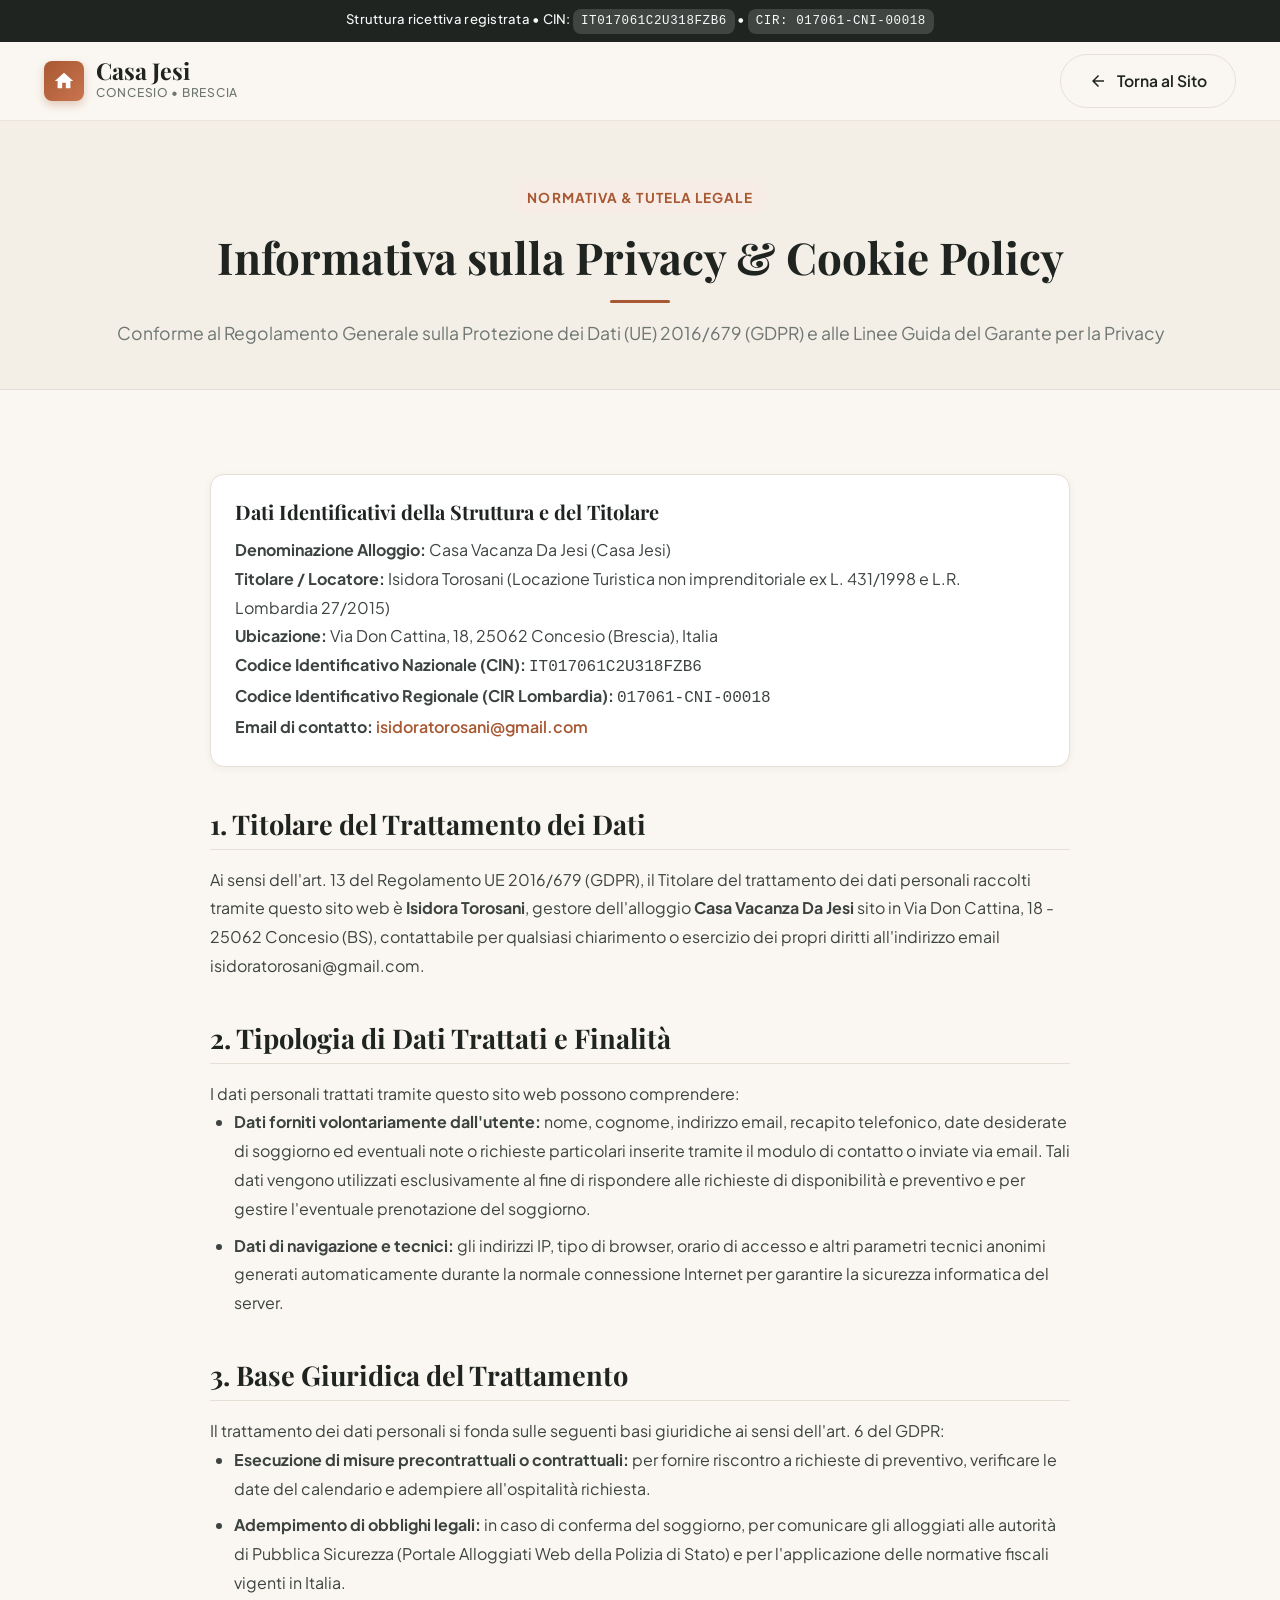
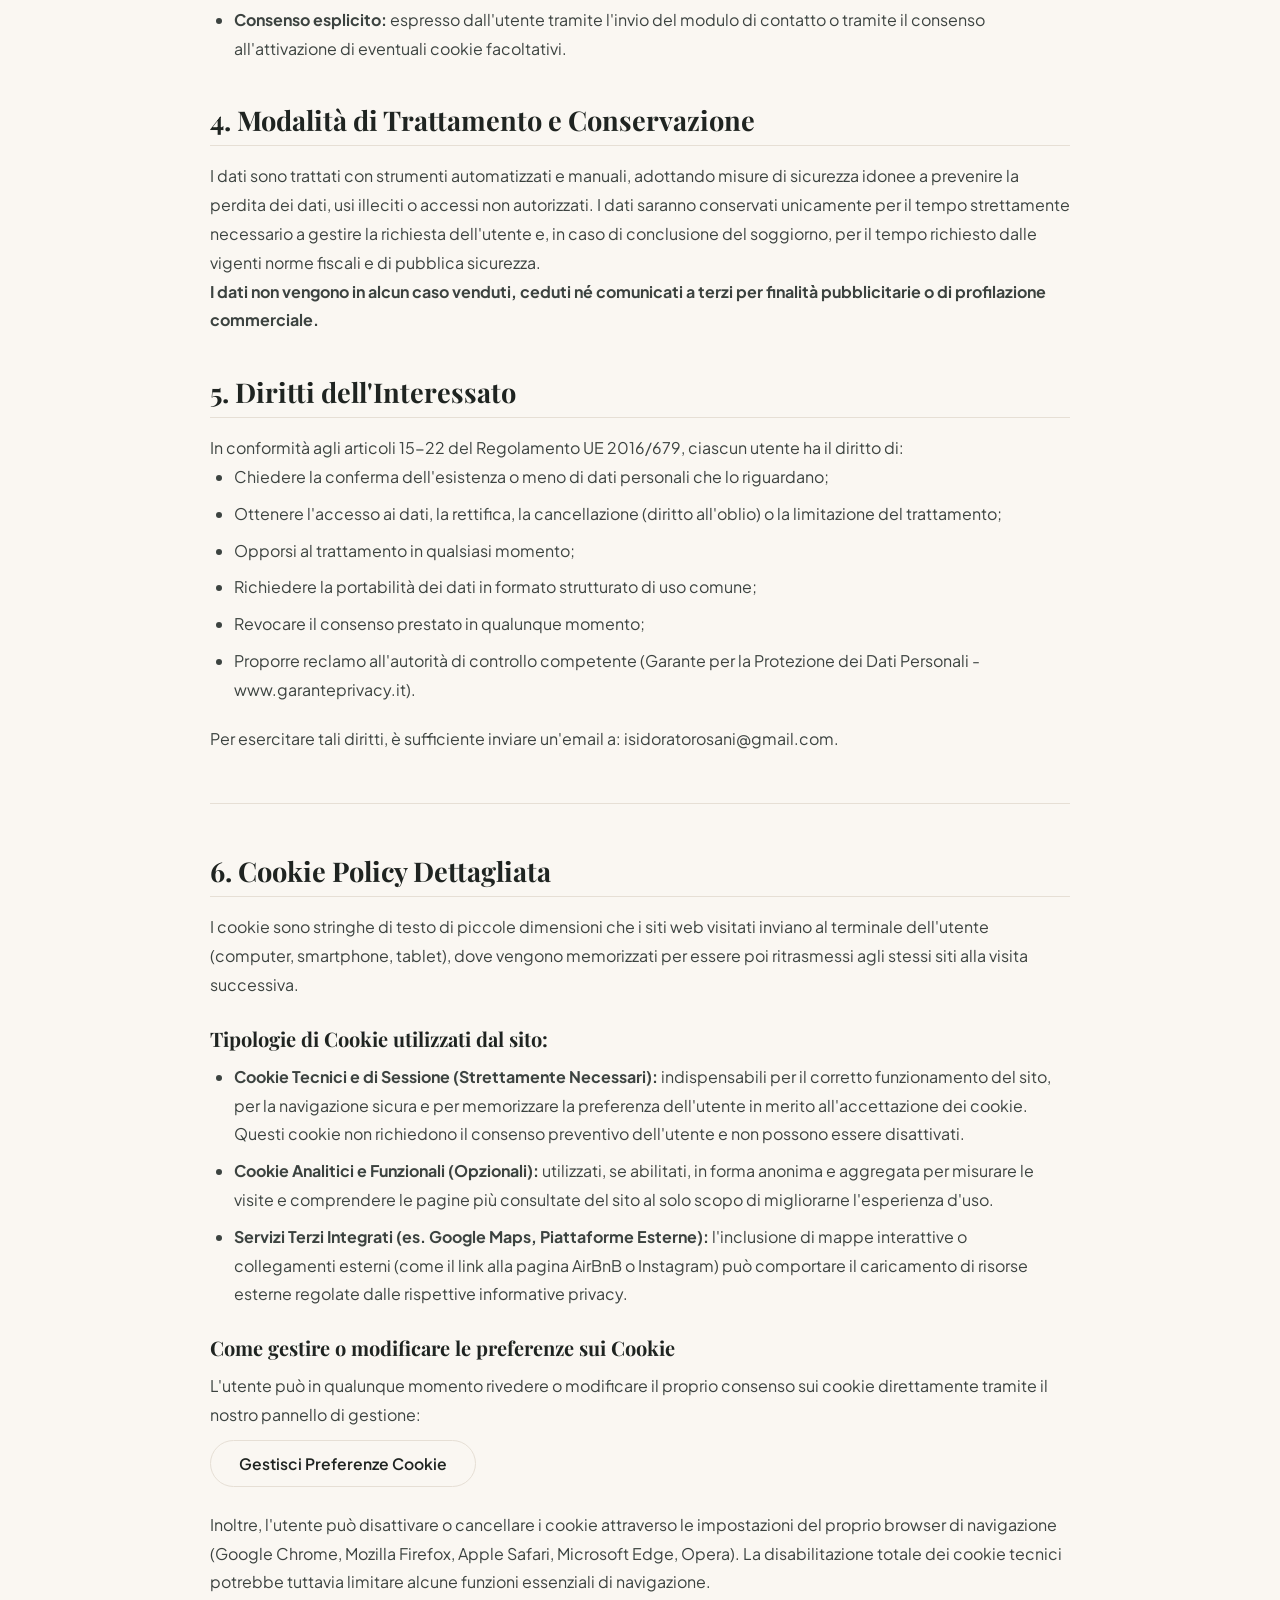
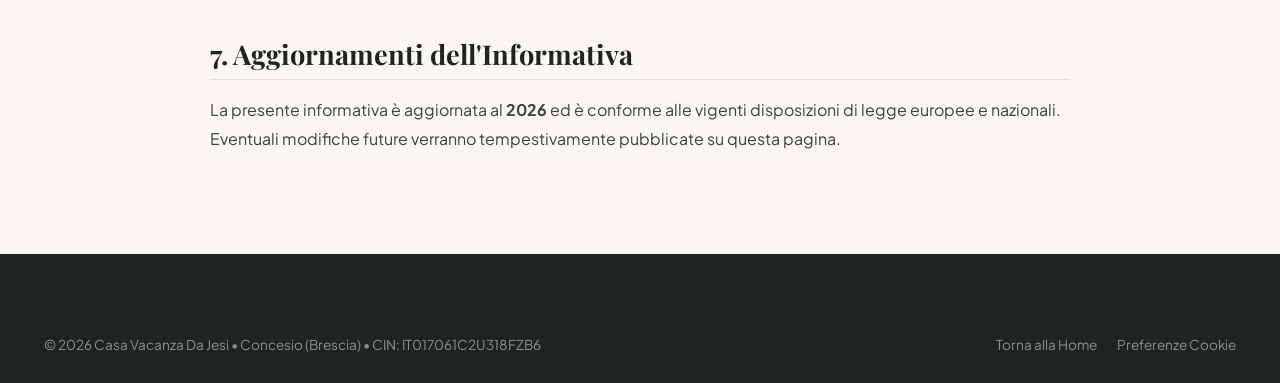
<file: BB_Client_Concesio_1/privacy-cookie-policy.html>
<!DOCTYPE html>
<html lang="it">
<head>
  <meta charset="UTF-8">
  <meta name="viewport" content="width=device-width, initial-scale=1.0">
  <title>Privacy Policy & Cookie Policy | Casa Vacanza Da Jesi - Concesio (Brescia)</title>
  <meta name="description" content="Informativa sul trattamento dei dati personali (GDPR) e Cookie Policy di Casa Vacanza Da Jesi a Concesio, Brescia. Trasparenza e tutela legale.">
  <meta name="robots" content="noindex, follow">

  <!-- Google Fonts -->
  <link rel="preconnect" href="https://fonts.googleapis.com">
  <link rel="preconnect" href="https://fonts.gstatic.com" crossorigin>
  <link href="https://fonts.googleapis.com/css2?family=Playfair+Display:ital,wght@0,500;0,700;1,400&family=Plus+Jakarta+Sans:wght@400;500;600;700&display=swap" rel="stylesheet">

  <link rel="stylesheet" href="css/style.css">
  <style>
    .legal-page-header {
      padding: 60px 0 40px;
      background: var(--color-bg-alt);
      border-bottom: 1px solid var(--color-border);
      text-align: center;
    }
    .legal-content {
      padding: 60px 0 100px;
      max-width: 860px;
      margin: 0 auto;
      font-size: 1rem;
      line-height: 1.8;
      color: var(--color-text);
    }
    .legal-content h2 {
      font-size: 1.7rem;
      margin: 40px 0 16px;
      padding-bottom: 8px;
      border-bottom: 1px solid var(--color-border);
    }
    .legal-content h3 {
      font-size: 1.25rem;
      margin: 26px 0 12px;
    }
    .legal-content ul {
      list-style: disc;
      margin-left: 24px;
      margin-bottom: 20px;
    }
    .legal-content li {
      margin-bottom: 8px;
    }
    .legal-badge-card {
      background: var(--color-white);
      border: 1px solid var(--color-border);
      border-radius: var(--radius-md);
      padding: 24px;
      margin: 24px 0 36px;
      box-shadow: var(--shadow-sm);
    }
  </style>
</head>
<body>

  <!-- Top Announcement -->
  <div class="top-announcement">
    <span>Struttura ricettiva registrata • CIN: <span class="cin-badge">IT017061C2U318FZB6</span> • <span class="cin-badge">CIR: 017061-CNI-00018</span></span>
  </div>

  <!-- Header -->
  <header class="site-header">
    <div class="container">
      <div class="nav-wrapper">
        <a href="index.html" class="brand-logo" aria-label="Torna alla Home">
          <div class="brand-logo-icon">
            <svg viewBox="0 0 24 24"><path d="M10 20v-6h4v6h5v-8h3L12 3 2 12h3v8z"/></svg>
          </div>
          <div class="brand-title-wrap">
            <span class="brand-name">Casa Jesi</span>
            <span class="brand-tagline">Concesio • Brescia</span>
          </div>
        </a>

        <div class="header-cta-group">
          <a href="index.html" class="btn btn-outline">
            <svg viewBox="0 0 24 24"><path d="M20 11H7.83l5.59-5.59L12 4l-8 8 8 8 1.41-1.41L7.83 13H20v-2z"/></svg>
            Torna al Sito
          </a>
        </div>
      </div>
    </div>
  </header>

  <!-- Legal Header -->
  <div class="legal-page-header">
    <div class="container">
      <span class="section-badge">Normativa & Tutela Legale</span>
      <h1 class="section-title">Informativa sulla Privacy & Cookie Policy</h1>
      <p class="section-subtitle">Conforme al Regolamento Generale sulla Protezione dei Dati (UE) 2016/679 (GDPR) e alle Linee Guida del Garante per la Privacy</p>
    </div>
  </div>

  <!-- Main Legal Content -->
  <main class="container legal-content">

    <div class="legal-badge-card">
      <h3 style="margin-top:0;">Dati Identificativi della Struttura e del Titolare</h3>
      <p><strong>Denominazione Alloggio:</strong> Casa Vacanza Da Jesi (Casa Jesi)</p>
      <p><strong>Titolare / Locatore:</strong> Isidora Torosani (Locazione Turistica non imprenditoriale ex L. 431/1998 e L.R. Lombardia 27/2015)</p>
      <p><strong>Ubicazione:</strong> Via Don Cattina, 18, 25062 Concesio (Brescia), Italia</p>
      <p><strong>Codice Identificativo Nazionale (CIN):</strong> <code>IT017061C2U318FZB6</code></p>
      <p><strong>Codice Identificativo Regionale (CIR Lombardia):</strong> <code>017061-CNI-00018</code></p>
      <p><strong>Email di contatto:</strong> <a href="mailto:isidoratorosani@gmail.com" class="protected-email" data-user="isidoratorosani" data-domain="gmail.com" style="color:var(--color-primary); font-weight:600;">isidoratorosani@gmail.com</a></p>
    </div>

    <h2>1. Titolare del Trattamento dei Dati</h2>
    <p>Ai sensi dell'art. 13 del Regolamento UE 2016/679 (GDPR), il Titolare del trattamento dei dati personali raccolti tramite questo sito web è <strong>Isidora Torosani</strong>, gestore dell'alloggio <strong>Casa Vacanza Da Jesi</strong> sito in Via Don Cattina, 18 - 25062 Concesio (BS), contattabile per qualsiasi chiarimento o esercizio dei propri diritti all'indirizzo email <a href="mailto:isidoratorosani@gmail.com" class="protected-email" data-user="isidoratorosani" data-domain="gmail.com">isidoratorosani@gmail.com</a>.</p>

    <h2>2. Tipologia di Dati Trattati e Finalità</h2>
    <p>I dati personali trattati tramite questo sito web possono comprendere:</p>
    <ul>
      <li><strong>Dati forniti volontariamente dall'utente:</strong> nome, cognome, indirizzo email, recapito telefonico, date desiderate di soggiorno ed eventuali note o richieste particolari inserite tramite il modulo di contatto o inviate via email. Tali dati vengono utilizzati esclusivamente al fine di rispondere alle richieste di disponibilità e preventivo e per gestire l'eventuale prenotazione del soggiorno.</li>
      <li><strong>Dati di navigazione e tecnici:</strong> gli indirizzi IP, tipo di browser, orario di accesso e altri parametri tecnici anonimi generati automaticamente durante la normale connessione Internet per garantire la sicurezza informatica del server.</li>
    </ul>

    <h2>3. Base Giuridica del Trattamento</h2>
    <p>Il trattamento dei dati personali si fonda sulle seguenti basi giuridiche ai sensi dell'art. 6 del GDPR:</p>
    <ul>
      <li><strong>Esecuzione di misure precontrattuali o contrattuali:</strong> per fornire riscontro a richieste di preventivo, verificare le date del calendario e adempiere all'ospitalità richiesta.</li>
      <li><strong>Adempimento di obblighi legali:</strong> in caso di conferma del soggiorno, per comunicare gli alloggiati alle autorità di Pubblica Sicurezza (Portale Alloggiati Web della Polizia di Stato) e per l'applicazione delle normative fiscali vigenti in Italia.</li>
      <li><strong>Consenso esplicito:</strong> espresso dall'utente tramite l'invio del modulo di contatto o tramite il consenso all'attivazione di eventuali cookie facoltativi.</li>
    </ul>

    <h2>4. Modalità di Trattamento e Conservazione</h2>
    <p>I dati sono trattati con strumenti automatizzati e manuali, adottando misure di sicurezza idonee a prevenire la perdita dei dati, usi illeciti o accessi non autorizzati. I dati saranno conservati unicamente per il tempo strettamente necessario a gestire la richiesta dell'utente e, in caso di conclusione del soggiorno, per il tempo richiesto dalle vigenti norme fiscali e di pubblica sicurezza.</p>
    <p><strong>I dati non vengono in alcun caso venduti, ceduti né comunicati a terzi per finalità pubblicitarie o di profilazione commerciale.</strong></p>

    <h2>5. Diritti dell'Interessato</h2>
    <p>In conformità agli articoli 15-22 del Regolamento UE 2016/679, ciascun utente ha il diritto di:</p>
    <ul>
      <li>Chiedere la conferma dell'esistenza o meno di dati personali che lo riguardano;</li>
      <li>Ottenere l'accesso ai dati, la rettifica, la cancellazione (diritto all'oblio) o la limitazione del trattamento;</li>
      <li>Opporsi al trattamento in qualsiasi momento;</li>
      <li>Richiedere la portabilità dei dati in formato strutturato di uso comune;</li>
      <li>Revocare il consenso prestato in qualunque momento;</li>
      <li>Proporre reclamo all'autorità di controllo competente (Garante per la Protezione dei Dati Personali - <a href="https://www.garanteprivacy.it" target="_blank" rel="noopener">www.garanteprivacy.it</a>).</li>
    </ul>
    <p>Per esercitare tali diritti, è sufficiente inviare un'email a: <a href="mailto:isidoratorosani@gmail.com" class="protected-email" data-user="isidoratorosani" data-domain="gmail.com">isidoratorosani@gmail.com</a>.</p>

    <hr style="margin: 50px 0; border: none; border-top: 1px solid var(--color-border);">

    <h2>6. Cookie Policy Dettagliata</h2>
    <p>I cookie sono stringhe di testo di piccole dimensioni che i siti web visitati inviano al terminale dell'utente (computer, smartphone, tablet), dove vengono memorizzati per essere poi ritrasmessi agli stessi siti alla visita successiva.</p>

    <h3>Tipologie di Cookie utilizzati dal sito:</h3>
    <ul>
      <li><strong>Cookie Tecnici e di Sessione (Strettamente Necessari):</strong> indispensabili per il corretto funzionamento del sito, per la navigazione sicura e per memorizzare la preferenza dell'utente in merito all'accettazione dei cookie. Questi cookie non richiedono il consenso preventivo dell'utente e non possono essere disattivati.</li>
      <li><strong>Cookie Analitici e Funzionali (Opzionali):</strong> utilizzati, se abilitati, in forma anonima e aggregata per misurare le visite e comprendere le pagine più consultate del sito al solo scopo di migliorarne l'esperienza d'uso.</li>
      <li><strong>Servizi Terzi Integrati (es. Google Maps, Piattaforme Esterne):</strong> l'inclusione di mappe interattive o collegamenti esterni (come il link alla pagina AirBnB o Instagram) può comportare il caricamento di risorse esterne regolate dalle rispettive informative privacy.</li>
    </ul>

    <h3>Come gestire o modificare le preferenze sui Cookie</h3>
    <p>L'utente può in qualunque momento rivedere o modificare il proprio consenso sui cookie direttamente tramite il nostro pannello di gestione:</p>
    <p>
      <button type="button" class="btn btn-outline manage-cookies-trigger" style="margin-top: 10px;">
        Gestisci Preferenze Cookie
      </button>
    </p>

    <p style="margin-top: 24px;">Inoltre, l'utente può disattivare o cancellare i cookie attraverso le impostazioni del proprio browser di navigazione (Google Chrome, Mozilla Firefox, Apple Safari, Microsoft Edge, Opera). La disabilitazione totale dei cookie tecnici potrebbe tuttavia limitare alcune funzioni essenziali di navigazione.</p>

    <h2>7. Aggiornamenti dell'Informativa</h2>
    <p>La presente informativa è aggiornata al <strong>2026</strong> ed è conforme alle vigenti disposizioni di legge europee e nazionali. Eventuali modifiche future verranno tempestivamente pubblicate su questa pagina.</p>

  </main>

  <!-- Footer -->
  <footer class="site-footer">
    <div class="container">
      <div class="footer-bottom" style="border:none; padding-top:0;">
        <p>&copy; 2026 Casa Vacanza Da Jesi • Concesio (Brescia) • CIN: IT017061C2U318FZB6</p>
        <div class="footer-legal-links">
          <a href="index.html">Torna alla Home</a>
          <button type="button" class="manage-cookies-trigger">Preferenze Cookie</button>
        </div>
      </div>
    </div>
  </footer>

  <!-- Modale Preferenze Cookie -->
  <div class="cookie-modal-overlay" id="cookieModal" role="dialog" aria-modal="true" aria-labelledby="cookieModalTitle">
    <div class="cookie-modal">
      <div class="cookie-modal-header">
        <h3 id="cookieModalTitle">Preferenze sui Cookie</h3>
        <button type="button" class="cookie-modal-close" id="cookieModalClose" aria-label="Chiudi modale">&times;</button>
      </div>
      <div class="cookie-modal-body">
        <p>In conformità al Regolamento UE 2016/679 (GDPR), puoi scegliere quali categorie di cookie autorizzare durante la navigazione.</p>
        
        <div class="cookie-category">
          <div class="cookie-cat-top">
            <h4>Cookie Tecnici & Funzionali</h4>
            <span class="cookie-cat-status">Sempre Attivi</span>
          </div>
          <p>Indispensabili per consentire la corretta fruizione dei contenuti, la navigazione fluida e la memorizzazione della scelta del consenso.</p>
        </div>

        <div class="cookie-category">
          <div class="cookie-cat-top">
            <h4>Cookie Analitici Anonimi</h4>
            <label class="switch">
              <input type="checkbox" id="cookieAnalytics">
              <span class="slider"></span>
            </label>
          </div>
          <p>Consentono di raccogliere dati statistici aggregati ed anonimi sulle visite al fine di ottimizzare prestazioni e usabilità del sito.</p>
        </div>

        <div class="cookie-category">
          <div class="cookie-cat-top">
            <h4>Cookie di Terze Parti & Mappe</h4>
            <label class="switch">
              <input type="checkbox" id="cookieMarketing">
              <span class="slider"></span>
            </label>
          </div>
          <p>Utilizzati per consentire l'interazione con servizi esterni avanzati come mappe interattive esterne e contenuti multimediali.</p>
        </div>
      </div>
      <div class="cookie-modal-footer">
        <button type="button" class="btn btn-outline" onclick="document.getElementById('cookieModal').classList.remove('active');">Annulla</button>
        <button type="button" class="btn btn-primary" id="cookieSavePrefs">Salva Preferenze</button>
      </div>
    </div>
  </div>

  <script src="js/main.js"></script>
</body>
</html>
</file>
<file: BB_Client_Concesio_1/css/style.css>
/* ==========================================================================
   CASA VACANZA DA JESI - CONCESIO (BRESCIA)
   Stile Elegante, Moderno e Totalmente Responsive
   ========================================================================== */

:root {
  /* Palette cromatica calda e raffinata */
  --color-primary: #a85832;
  --color-primary-hover: #8e4725;
  --color-primary-light: #f7ede6;
  --color-primary-rgb: 168, 88, 50;

  --color-accent: #2e5339;
  --color-accent-light: #eaf2ec;
  --color-gold: #c59b27;
  --color-airbnb: #ff385c;
  --color-airbnb-hover: #e00b41;

  --color-dark: #1f2421;
  --color-dark-surface: #2b322e;
  --color-text: #3c4340;
  --color-text-muted: #6e7672;
  --color-text-light: #f8f9fa;

  --color-bg: #faf7f2;
  --color-bg-alt: #f3eee6;
  --color-white: #ffffff;
  --color-border: #e6dfd5;
  --color-border-subtle: #efeae2;

  /* Tipografia */
  --font-serif: 'Playfair Display', Georgia, serif;
  --font-sans: 'Plus Jakarta Sans', -apple-system, BlinkMacSystemFont, 'Segoe UI', Roboto, Helvetica, Arial, sans-serif;

  /* Transizioni ed ombreggiature */
  --transition-fast: 0.2s cubic-bezier(0.16, 1, 0.3, 1);
  --transition-normal: 0.35s cubic-bezier(0.16, 1, 0.3, 1);
  --shadow-sm: 0 2px 8px rgba(31, 36, 33, 0.05);
  --shadow-md: 0 8px 24px rgba(31, 36, 33, 0.08);
  --shadow-lg: 0 16px 40px rgba(31, 36, 33, 0.12);
  --shadow-xl: 0 24px 60px rgba(31, 36, 33, 0.16);

  /* Spaziature e raggio */
  --radius-sm: 8px;
  --radius-md: 14px;
  --radius-lg: 20px;
  --radius-full: 9999px;
  --container-max: 1240px;
}

/* Reset universale */
*, *::before, *::after {
  box-sizing: border-box;
  margin: 0;
  padding: 0;
}

html {
  font-size: 16px;
  scroll-behavior: smooth;
  scroll-padding-top: 80px;
  -webkit-text-size-adjust: 100%;
}

body {
  font-family: var(--font-sans);
  background-color: var(--color-bg);
  color: var(--color-text);
  line-height: 1.65;
  -webkit-font-smoothing: antialiased;
  -moz-osx-font-smoothing: grayscale;
  overflow-x: hidden;
}

img {
  max-width: 100%;
  height: auto;
  display: block;
}

a {
  color: inherit;
  text-decoration: none;
  transition: color var(--transition-fast);
}

button, input, select, textarea {
  font-family: inherit;
  font-size: inherit;
}

ul {
  list-style: none;
}

.container {
  width: 100%;
  max-width: var(--container-max);
  margin-left: auto;
  margin-right: auto;
  padding-left: 24px;
  padding-right: 24px;
}

/* ==========================================================================
   TIPOGRAFIA & TITOLI
   ========================================================================== */

h1, h2, h3, h4, h5, h6 {
  font-family: var(--font-serif);
  color: var(--color-dark);
  line-height: 1.25;
  font-weight: 700;
}

.section-badge {
  display: inline-flex;
  align-items: center;
  gap: 8px;
  padding: 6px 14px;
  background-color: var(--color-primary-light);
  color: var(--color-primary);
  font-size: 0.85rem;
  font-weight: 700;
  letter-spacing: 0.08em;
  text-transform: uppercase;
  border-radius: var(--radius-full);
  margin-bottom: 14px;
}

.section-badge svg {
  width: 14px;
  height: 14px;
  fill: currentColor;
}

.section-header {
  text-align: center;
  max-width: 760px;
  margin: 0 auto 52px;
}

.section-title {
  font-size: clamp(2rem, 3.5vw, 2.75rem);
  margin-bottom: 16px;
  position: relative;
}

.section-title::after {
  content: '';
  display: block;
  width: 60px;
  height: 3px;
  background-color: var(--color-primary);
  margin: 16px auto 0;
  border-radius: 2px;
}

.section-subtitle {
  font-size: 1.1rem;
  color: var(--color-text-muted);
  line-height: 1.7;
}

/* ==========================================================================
   PULSANTI & COMPONENTI UI
   ========================================================================== */

.btn {
  display: inline-flex;
  align-items: center;
  justify-content: center;
  gap: 10px;
  padding: 13px 28px;
  border-radius: var(--radius-full);
  font-weight: 600;
  font-size: 0.98rem;
  cursor: pointer;
  border: 1px solid transparent;
  transition: all var(--transition-normal);
  text-align: center;
  white-space: nowrap;
}

.btn svg {
  width: 18px;
  height: 18px;
  fill: currentColor;
  flex-shrink: 0;
  transition: transform var(--transition-fast);
}

.btn:hover svg {
  transform: translateX(3px);
}

.btn-primary {
  background-color: var(--color-primary);
  color: var(--color-white);
  box-shadow: 0 4px 14px rgba(var(--color-primary-rgb), 0.35);
}

.btn-primary:hover {
  background-color: var(--color-primary-hover);
  box-shadow: 0 6px 20px rgba(var(--color-primary-rgb), 0.45);
  transform: translateY(-2px);
}

.btn-airbnb {
  background-color: var(--color-airbnb);
  color: var(--color-white);
  box-shadow: 0 4px 14px rgba(255, 56, 92, 0.35);
}

.btn-airbnb:hover {
  background-color: var(--color-airbnb-hover);
  box-shadow: 0 6px 20px rgba(255, 56, 92, 0.45);
  transform: translateY(-2px);
}

.btn-outline {
  background-color: transparent;
  color: var(--color-dark);
  border-color: var(--color-border);
}

.btn-outline:hover {
  background-color: var(--color-white);
  border-color: var(--color-primary);
  color: var(--color-primary);
  transform: translateY(-2px);
  box-shadow: var(--shadow-sm);
}

.btn-white {
  background-color: var(--color-white);
  color: var(--color-dark);
  box-shadow: var(--shadow-md);
}

.btn-white:hover {
  background-color: var(--color-primary-light);
  color: var(--color-primary);
  transform: translateY(-2px);
}

/* ==========================================================================
   TOP BAR AVVISO & CIN IDENTIFICATIVO
   ========================================================================== */

.top-announcement {
  background-color: var(--color-dark);
  color: var(--color-text-light);
  font-size: 0.82rem;
  padding: 8px 16px;
  display: flex;
  align-items: center;
  justify-content: center;
  gap: 16px;
  text-align: center;
  font-weight: 500;
  letter-spacing: 0.02em;
}

.top-announcement a {
  color: #ff9d76;
  text-decoration: underline;
  margin-left: 6px;
}

.top-announcement a:hover {
  color: var(--color-white);
}

.cin-badge {
  display: inline-block;
  background: rgba(255, 255, 255, 0.15);
  padding: 2px 8px;
  border-radius: var(--radius-sm);
  font-family: monospace;
  font-size: 0.78rem;
  letter-spacing: 0.05em;
}

/* ==========================================================================
   HEADER & NAVBAR
   ========================================================================== */

.site-header {
  position: sticky;
  top: 0;
  z-index: 1000;
  background-color: rgba(250, 247, 242, 0.95);
  backdrop-filter: blur(12px);
  -webkit-backdrop-filter: blur(12px);
  border-bottom: 1px solid rgba(230, 223, 213, 0.7);
  transition: all var(--transition-normal);
}

.site-header.scrolled {
  background-color: rgba(255, 255, 255, 0.98);
  box-shadow: var(--shadow-md);
  border-bottom-color: var(--color-border);
}

.nav-wrapper {
  display: flex;
  align-items: center;
  justify-content: space-between;
  height: 78px;
}

.brand-logo {
  display: flex;
  align-items: center;
  gap: 12px;
  font-family: var(--font-serif);
  font-size: 1.45rem;
  font-weight: 700;
  color: var(--color-dark);
}

.brand-logo-icon {
  width: 40px;
  height: 40px;
  background: linear-gradient(135deg, var(--color-primary), #c9754f);
  color: var(--color-white);
  border-radius: var(--radius-sm);
  display: flex;
  align-items: center;
  justify-content: center;
  box-shadow: 0 4px 10px rgba(var(--color-primary-rgb), 0.3);
}

.brand-logo-icon svg {
  width: 22px;
  height: 22px;
  fill: currentColor;
}

.brand-title-wrap {
  display: flex;
  flex-direction: column;
}

.brand-name {
  line-height: 1.1;
}

.brand-tagline {
  font-family: var(--font-sans);
  font-size: 0.75rem;
  font-weight: 500;
  color: var(--color-text-muted);
  letter-spacing: 0.06em;
  text-transform: uppercase;
}

.nav-links {
  display: flex;
  align-items: center;
  gap: 28px;
}

.nav-link {
  font-size: 0.95rem;
  font-weight: 500;
  color: var(--color-text);
  position: relative;
  padding: 6px 0;
}

.nav-link::after {
  content: '';
  position: absolute;
  bottom: 0;
  left: 0;
  width: 0;
  height: 2px;
  background-color: var(--color-primary);
  transition: width var(--transition-fast);
}

.nav-link:hover {
  color: var(--color-primary);
}

.nav-link:hover::after {
  width: 100%;
}

.header-cta-group {
  display: flex;
  align-items: center;
  gap: 12px;
}

/* ==========================================================================
   SELETTORE LINGUA (I18N MULTILINGUA)
   ========================================================================== */
.lang-selector-wrap {
  position: relative;
  display: inline-block;
}

.lang-btn-current {
  display: inline-flex;
  align-items: center;
  gap: 6px;
  background-color: var(--color-white);
  border: 1px solid var(--color-border);
  padding: 8px 14px;
  border-radius: var(--radius-full);
  font-family: var(--font-sans);
  font-size: 0.88rem;
  font-weight: 600;
  color: var(--color-dark);
  cursor: pointer;
  transition: all var(--transition-fast);
}

.lang-btn-current:hover,
.lang-btn-current[aria-expanded="true"] {
  border-color: var(--color-primary);
  color: var(--color-primary);
  box-shadow: var(--shadow-sm);
}

.lang-btn-current .icon-globe {
  width: 16px;
  height: 16px;
  fill: currentColor;
}

.lang-btn-current .lang-arrow {
  font-size: 0.72rem;
  transition: transform var(--transition-fast);
}

.lang-btn-current[aria-expanded="true"] .lang-arrow {
  transform: rotate(180deg);
}

.lang-dropdown {
  position: absolute;
  top: calc(100% + 8px);
  right: 0;
  background: var(--color-white);
  border: 1px solid var(--color-border);
  border-radius: var(--radius-md);
  box-shadow: var(--shadow-lg);
  padding: 6px;
  min-width: 145px;
  display: none;
  flex-direction: column;
  gap: 2px;
  z-index: 1200;
  animation: fadeInDown 0.2s ease-out;
}

.lang-dropdown.show {
  display: flex;
}

@keyframes fadeInDown {
  from {
    opacity: 0;
    transform: translateY(-6px);
  }
  to {
    opacity: 1;
    transform: translateY(0);
  }
}

.lang-option {
  display: flex;
  align-items: center;
  gap: 8px;
  background: transparent;
  border: none;
  border-radius: var(--radius-sm);
  padding: 8px 12px;
  font-family: var(--font-sans);
  font-size: 0.88rem;
  font-weight: 500;
  color: var(--color-text);
  cursor: pointer;
  text-align: left;
  width: 100%;
  transition: background var(--transition-fast), color var(--transition-fast);
}

.lang-option:hover {
  background-color: var(--color-bg);
  color: var(--color-primary);
}

.lang-option.active {
  background-color: var(--color-primary-light);
  color: var(--color-primary);
  font-weight: 700;
}

.lang-flag {
  font-size: 1.1rem;
}

/* Pills lingua all'interno del menu mobile drawer */
.mobile-lang-row {
  display: none;
  width: 100%;
}

.mobile-lang-label {
  font-size: 0.82rem;
  text-transform: uppercase;
  letter-spacing: 0.05em;
  font-weight: 700;
  color: var(--color-text-muted);
}

.mobile-lang-pills {
  display: flex;
  gap: 8px;
  width: 100%;
}

.lang-pill {
  flex: 1;
  display: inline-flex;
  align-items: center;
  justify-content: center;
  gap: 6px;
  padding: 9px 12px;
  border-radius: var(--radius-full);
  border: 1px solid var(--color-border);
  background: var(--color-bg);
  font-family: var(--font-sans);
  font-size: 0.86rem;
  font-weight: 600;
  color: var(--color-dark);
  cursor: pointer;
  transition: all var(--transition-fast);
}

.lang-pill.active {
  background: var(--color-primary);
  color: var(--color-white);
  border-color: var(--color-primary);
}

.mobile-menu-btn {
  display: none;
  background: transparent;
  border: none;
  width: 44px;
  height: 44px;
  cursor: pointer;
  padding: 8px;
  flex-direction: column;
  justify-content: space-around;
  z-index: 1100;
}

.mobile-menu-btn span {
  display: block;
  width: 100%;
  height: 2.5px;
  background-color: var(--color-dark);
  border-radius: 2px;
  transition: all var(--transition-fast);
}

.mobile-menu-btn.active span:nth-child(1) {
  transform: translateY(8px) rotate(45deg);
}

.mobile-menu-btn.active span:nth-child(2) {
  opacity: 0;
}

.mobile-menu-btn.active span:nth-child(3) {
  transform: translateY(-8px) rotate(-45deg);
}

/* ==========================================================================
   HERO SECTION
   ========================================================================== */

.hero-section {
  position: relative;
  min-height: calc(100vh - 120px);
  display: flex;
  align-items: center;
  padding: 60px 0 90px;
  background: radial-gradient(circle at 10% 20%, rgba(168, 88, 50, 0.06) 0%, transparent 60%),
              radial-gradient(circle at 90% 80%, rgba(46, 83, 57, 0.05) 0%, transparent 60%),
              var(--color-bg);
  overflow: hidden;
}

.hero-grid {
  display: grid;
  grid-template-columns: 1.15fr 0.85fr;
  gap: 50px;
  align-items: center;
}

.hero-content {
  z-index: 2;
}

.airbnb-badge-hero {
  display: inline-flex;
  align-items: center;
  gap: 8px;
  background: var(--color-white);
  border: 1px solid var(--color-border);
  padding: 7px 16px;
  border-radius: var(--radius-full);
  font-size: 0.88rem;
  font-weight: 600;
  color: var(--color-dark);
  box-shadow: var(--shadow-sm);
  margin-bottom: 22px;
}

.airbnb-badge-hero svg.icon-airbnb {
  width: 18px;
  height: 18px;
  fill: var(--color-airbnb);
}

.airbnb-badge-hero .rating-stars {
  color: #f5a623;
  display: inline-flex;
  gap: 2px;
}

.hero-title {
  font-size: clamp(2.4rem, 4.5vw, 3.8rem);
  line-height: 1.15;
  margin-bottom: 20px;
  color: var(--color-dark);
}

.hero-title span.highlight {
  color: var(--color-primary);
  font-style: italic;
  font-weight: 400;
}

.hero-description {
  font-size: 1.15rem;
  line-height: 1.7;
  color: var(--color-text-muted);
  margin-bottom: 34px;
  max-width: 580px;
}

.hero-actions {
  display: flex;
  flex-wrap: wrap;
  gap: 16px;
  margin-bottom: 40px;
}

.hero-features-pill {
  display: flex;
  flex-wrap: wrap;
  gap: 10px;
  padding-top: 24px;
  border-top: 1px solid var(--color-border);
}

.feature-pill-item {
  display: inline-flex;
  align-items: center;
  gap: 7px;
  padding: 6px 14px;
  background: var(--color-white);
  border: 1px solid var(--color-border-subtle);
  border-radius: var(--radius-full);
  font-size: 0.85rem;
  font-weight: 500;
  color: var(--color-dark);
  box-shadow: 0 1px 4px rgba(0,0,0,0.03);
}

.feature-pill-item svg {
  width: 16px;
  height: 16px;
  fill: var(--color-primary);
}

/* Immagine Hero Visual */
.hero-visual {
  position: relative;
  z-index: 1;
}

.hero-card-main {
  position: relative;
  border-radius: var(--radius-lg);
  overflow: hidden;
  box-shadow: var(--shadow-xl);
  border: 6px solid var(--color-white);
}

.hero-card-main img {
  width: 100%;
  height: 480px;
  object-fit: cover;
  transition: transform 0.6s ease;
}

.hero-card-main:hover img {
  transform: scale(1.03);
}

.hero-floating-card {
  position: absolute;
  bottom: -24px;
  left: -24px;
  background: rgba(255, 255, 255, 0.95);
  backdrop-filter: blur(10px);
  padding: 18px 24px;
  border-radius: var(--radius-md);
  box-shadow: var(--shadow-lg);
  border: 1px solid var(--color-border);
  display: flex;
  align-items: center;
  gap: 16px;
  max-width: 290px;
}

.floating-icon {
  width: 46px;
  height: 46px;
  border-radius: 50%;
  background: var(--color-primary-light);
  color: var(--color-primary);
  display: flex;
  align-items: center;
  justify-content: center;
  flex-shrink: 0;
}

.floating-icon svg {
  width: 24px;
  height: 24px;
  fill: currentColor;
}

.floating-text h4 {
  font-family: var(--font-sans);
  font-size: 0.95rem;
  font-weight: 700;
  margin-bottom: 2px;
}

.floating-text p {
  font-size: 0.8rem;
  color: var(--color-text-muted);
  line-height: 1.3;
}

/* ==========================================================================
   SEZIONE PANORAMICA CASA & PUNTI DI FORZA
   ========================================================================== */

.about-section {
  padding: 100px 0;
  background-color: var(--color-white);
}

.about-grid {
  display: grid;
  grid-template-columns: 1fr 1fr;
  gap: 60px;
  align-items: center;
}

.about-images-collage {
  position: relative;
  display: grid;
  grid-template-columns: 1.2fr 0.8fr;
  gap: 18px;
}

.collage-item {
  border-radius: var(--radius-md);
  overflow: hidden;
  box-shadow: var(--shadow-md);
}

.collage-item img {
  width: 100%;
  height: 100%;
  object-fit: cover;
  transition: transform var(--transition-normal);
}

.collage-item:hover img {
  transform: scale(1.05);
}

.collage-item.main {
  grid-row: span 2;
  height: 460px;
}

.collage-item.sub {
  height: 221px;
}

.about-text h2 {
  font-size: clamp(2rem, 3.2vw, 2.6rem);
  margin-bottom: 20px;
}

.about-text p {
  font-size: 1.05rem;
  color: var(--color-text);
  margin-bottom: 20px;
  line-height: 1.75;
}

.stats-grid {
  display: grid;
  grid-template-columns: repeat(4, 1fr);
  gap: 16px;
  margin: 34px 0;
  padding: 24px;
  background: var(--color-bg);
  border-radius: var(--radius-md);
  border: 1px solid var(--color-border);
}

.stat-item {
  text-align: center;
}

.stat-number {
  font-family: var(--font-serif);
  font-size: 2.2rem;
  font-weight: 700;
  color: var(--color-primary);
  line-height: 1;
  margin-bottom: 6px;
}

.stat-label {
  font-size: 0.82rem;
  font-weight: 600;
  color: var(--color-text-muted);
  text-transform: uppercase;
  letter-spacing: 0.05em;
}

/* ==========================================================================
   GALLERIA AMBIENTI (INTERATTIVA & LIGHTBOX)
   ========================================================================== */

.gallery-section {
  padding: 100px 0;
  background-color: var(--color-bg);
}

.carousel-hint-mobile {
  display: none;
}

.gallery-filter-tabs {
  display: flex;
  align-items: center;
  justify-content: center;
  flex-wrap: wrap;
  gap: 10px;
  margin-bottom: 40px;
}

.filter-btn {
  background: var(--color-white);
  border: 1px solid var(--color-border);
  padding: 9px 20px;
  border-radius: var(--radius-full);
  font-size: 0.92rem;
  font-weight: 600;
  color: var(--color-dark);
  cursor: pointer;
  transition: all var(--transition-fast);
}

.filter-btn:hover {
  background: var(--color-primary-light);
  border-color: var(--color-primary);
  color: var(--color-primary);
}

.filter-btn.active {
  background: var(--color-primary);
  color: var(--color-white);
  border-color: var(--color-primary);
  box-shadow: 0 4px 12px rgba(var(--color-primary-rgb), 0.3);
}

.gallery-grid {
  display: grid;
  grid-template-columns: repeat(auto-fill, minmax(350px, 1fr));
  gap: 24px;
}

.gallery-card {
  position: relative;
  background: var(--color-white);
  border-radius: var(--radius-md);
  overflow: hidden;
  box-shadow: var(--shadow-sm);
  border: 1px solid var(--color-border);
  cursor: pointer;
  transition: all var(--transition-normal);
}

.gallery-card:hover {
  transform: translateY(-6px);
  box-shadow: var(--shadow-lg);
  border-color: var(--color-primary-light);
}

.gallery-img-wrap {
  position: relative;
  width: 100%;
  height: 250px;
  overflow: hidden;
  background-color: #eee;
}

.gallery-img-wrap img {
  width: 100%;
  height: 100%;
  object-fit: cover;
  transition: transform 0.5s ease;
}

.gallery-card:hover .gallery-img-wrap img {
  transform: scale(1.08);
}

.gallery-badge {
  position: absolute;
  top: 14px;
  left: 14px;
  background: rgba(31, 36, 33, 0.75);
  backdrop-filter: blur(6px);
  color: var(--color-white);
  font-size: 0.78rem;
  font-weight: 600;
  text-transform: uppercase;
  letter-spacing: 0.05em;
  padding: 4px 10px;
  border-radius: var(--radius-full);
}

.gallery-zoom-overlay {
  position: absolute;
  inset: 0;
  background: rgba(0, 0, 0, 0.35);
  display: flex;
  align-items: center;
  justify-content: center;
  opacity: 0;
  transition: opacity var(--transition-fast);
}

.gallery-zoom-icon {
  width: 48px;
  height: 48px;
  border-radius: 50%;
  background: var(--color-white);
  color: var(--color-dark);
  display: flex;
  align-items: center;
  justify-content: center;
  box-shadow: var(--shadow-md);
  transform: scale(0.8);
  transition: transform var(--transition-fast);
}

.gallery-zoom-icon svg {
  width: 22px;
  height: 22px;
  fill: currentColor;
}

.gallery-card:hover .gallery-zoom-overlay {
  opacity: 1;
}

.gallery-card:hover .gallery-zoom-icon {
  transform: scale(1);
}

.gallery-card-content {
  padding: 18px 20px;
}

.gallery-card-title {
  font-size: 1.15rem;
  margin-bottom: 4px;
}

.gallery-card-desc {
  font-size: 0.88rem;
  color: var(--color-text-muted);
}

/* ==========================================================================
   LIGHTBOX MODALE
   ========================================================================== */

.lightbox-modal {
  position: fixed;
  inset: 0;
  z-index: 2000;
  background-color: rgba(15, 18, 16, 0.94);
  backdrop-filter: blur(10px);
  display: flex;
  align-items: center;
  justify-content: center;
  padding: 24px;
  opacity: 0;
  pointer-events: none;
  transition: opacity var(--transition-normal);
}

.lightbox-modal.active {
  opacity: 1;
  pointer-events: auto;
}

.lightbox-container {
  position: relative;
  max-width: 1050px;
  width: 100%;
  display: flex;
  flex-direction: column;
  align-items: center;
}

.lightbox-img-wrapper {
  max-height: 80vh;
  width: 100%;
  display: flex;
  align-items: center;
  justify-content: center;
}

.lightbox-img {
  max-width: 100%;
  max-height: 75vh;
  object-fit: contain;
  border-radius: var(--radius-sm);
  box-shadow: 0 20px 50px rgba(0,0,0,0.5);
  border: 1px solid rgba(255,255,255,0.1);
}

.lightbox-caption-bar {
  margin-top: 16px;
  color: var(--color-white);
  text-align: center;
  display: flex;
  justify-content: space-between;
  width: 100%;
  align-items: center;
  font-size: 0.95rem;
}

.lightbox-caption-title {
  font-weight: 600;
  font-family: var(--font-serif);
  font-size: 1.2rem;
}

.lightbox-caption-counter {
  color: rgba(255, 255, 255, 0.6);
  font-size: 0.9rem;
}

.lightbox-btn {
  background: rgba(255, 255, 255, 0.15);
  border: 1px solid rgba(255, 255, 255, 0.2);
  color: var(--color-white);
  width: 48px;
  height: 48px;
  border-radius: 50%;
  display: flex;
  align-items: center;
  justify-content: center;
  cursor: pointer;
  transition: all var(--transition-fast);
}

.lightbox-btn:hover {
  background: var(--color-primary);
  border-color: var(--color-primary);
}

.lightbox-btn svg {
  width: 22px;
  height: 22px;
  fill: currentColor;
}

.lightbox-close-btn {
  position: absolute;
  top: -54px;
  right: 0;
}

.lightbox-nav-btn {
  position: absolute;
  top: 50%;
  transform: translateY(-50%);
}

.lightbox-prev-btn {
  left: -64px;
}

.lightbox-next-btn {
  right: -64px;
}

/* ==========================================================================
   SERVIZI & COMFORT
   ========================================================================== */

.amenities-section {
  padding: 100px 0;
  background-color: var(--color-white);
}

.amenities-grid {
  display: grid;
  grid-template-columns: repeat(auto-fill, minmax(280px, 1fr));
  gap: 28px;
}

.amenity-card {
  background: var(--color-bg);
  border: 1px solid var(--color-border);
  padding: 30px 24px;
  border-radius: var(--radius-md);
  transition: all var(--transition-normal);
  display: flex;
  flex-direction: column;
  gap: 14px;
}

.amenity-card:hover {
  background: var(--color-white);
  border-color: var(--color-primary-light);
  transform: translateY(-4px);
  box-shadow: var(--shadow-md);
}

.amenity-icon-box {
  width: 52px;
  height: 52px;
  border-radius: var(--radius-sm);
  background: var(--color-primary-light);
  color: var(--color-primary);
  display: flex;
  align-items: center;
  justify-content: center;
}

.amenity-icon-box svg {
  width: 26px;
  height: 26px;
  fill: currentColor;
}

.amenity-card h3 {
  font-family: var(--font-sans);
  font-size: 1.15rem;
  font-weight: 700;
  color: var(--color-dark);
}

.amenity-card p {
  font-size: 0.92rem;
  color: var(--color-text-muted);
  line-height: 1.6;
}

/* ==========================================================================
   DINTORNI & TERRITORIO (COSA VEDERE DA COSTORIO)
   ========================================================================== */

.surroundings-section {
  padding: 100px 0;
  background-color: var(--color-bg-alt);
}

.attractions-grid {
  display: grid;
  grid-template-columns: repeat(3, 1fr);
  gap: 30px;
}

.attraction-card {
  background: var(--color-white);
  border-radius: var(--radius-md);
  overflow: hidden;
  box-shadow: var(--shadow-sm);
  border: 1px solid var(--color-border);
  display: flex;
  flex-direction: column;
  transition: all var(--transition-normal);
}

.attraction-card:hover {
  transform: translateY(-6px);
  box-shadow: var(--shadow-lg);
  border-color: var(--color-primary);
}

.attraction-header-visual {
  position: relative;
  height: 220px;
  background-color: var(--color-dark-surface);
  overflow: hidden;
}

.attraction-img {
  width: 100%;
  height: 100%;
  object-fit: cover;
  transition: transform 0.6s cubic-bezier(0.16, 1, 0.3, 1);
}

.attraction-card:hover .attraction-img {
  transform: scale(1.08);
}

.attraction-img-overlay {
  position: absolute;
  inset: 0;
  background: linear-gradient(to top, rgba(0, 0, 0, 0.55) 0%, rgba(0, 0, 0, 0.1) 60%, transparent 100%);
  pointer-events: none;
}

.attraction-icon-badge svg {
  width: 32px;
  height: 32px;
  fill: currentColor;
}

.attraction-distance {
  position: absolute;
  top: 14px;
  right: 14px;
  z-index: 2;
  background: rgba(0, 0, 0, 0.65);
  backdrop-filter: blur(4px);
  color: var(--color-white);
  padding: 4px 12px;
  border-radius: var(--radius-full);
  font-size: 0.8rem;
  font-weight: 600;
  display: flex;
  align-items: center;
  gap: 5px;
}

.attraction-distance svg {
  width: 12px;
  height: 12px;
  fill: currentColor;
}

.attraction-content {
  padding: 24px;
  flex: 1;
  display: flex;
  flex-direction: column;
}

.attraction-content h3 {
  font-size: 1.35rem;
  margin-bottom: 8px;
}

.attraction-content p {
  font-size: 0.93rem;
  color: var(--color-text-muted);
  line-height: 1.6;
  margin-bottom: 16px;
  flex: 1;
}

.attraction-tags {
  display: flex;
  flex-wrap: wrap;
  gap: 6px;
}

.attraction-tag {
  background: var(--color-bg);
  border: 1px solid var(--color-border);
  color: var(--color-dark);
  font-size: 0.78rem;
  font-weight: 600;
  padding: 3px 10px;
  border-radius: var(--radius-full);
}

/* ==========================================================================
   COME RAGGIUNGERCI & TRASPORTI & MAPPA
   ========================================================================== */

.transport-section {
  padding: 100px 0;
  background-color: var(--color-white);
}

.transport-layout {
  display: grid;
  grid-template-columns: 1fr 1fr;
  gap: 50px;
  align-items: stretch;
}

.transport-info-box {
  display: flex;
  flex-direction: column;
  justify-content: center;
}

.transport-list {
  display: flex;
  flex-direction: column;
  gap: 20px;
  margin-top: 28px;
}

.transport-item {
  display: flex;
  align-items: flex-start;
  gap: 16px;
  padding: 18px 20px;
  background: var(--color-bg);
  border: 1px solid var(--color-border);
  border-radius: var(--radius-md);
  transition: all var(--transition-fast);
}

.transport-item:hover {
  background: var(--color-white);
  border-color: var(--color-primary-light);
  box-shadow: var(--shadow-sm);
  transform: translateX(4px);
}

.transport-item-icon {
  width: 44px;
  height: 44px;
  border-radius: 50%;
  background: var(--color-primary-light);
  color: var(--color-primary);
  display: flex;
  align-items: center;
  justify-content: center;
  flex-shrink: 0;
}

.transport-item-icon svg {
  width: 22px;
  height: 22px;
  fill: currentColor;
}

.transport-item-text h4 {
  font-family: var(--font-sans);
  font-size: 1.05rem;
  font-weight: 700;
  color: var(--color-dark);
  margin-bottom: 4px;
}

.transport-item-text p {
  font-size: 0.9rem;
  color: var(--color-text-muted);
  line-height: 1.5;
}

.map-container-wrap {
  display: flex;
  flex-direction: column;
  gap: 16px;
}

.map-card {
  position: relative;
  width: 100%;
  height: 100%;
  min-height: 420px;
  border-radius: var(--radius-md);
  overflow: hidden;
  box-shadow: var(--shadow-md);
  border: 1px solid var(--color-border);
}

.map-card iframe {
  width: 100%;
  height: 100%;
  min-height: 420px;
  border: none;
}

.map-cookie-placeholder {
  display: flex;
  align-items: center;
  justify-content: center;
  width: 100%;
  height: 100%;
  min-height: 420px;
  padding: 36px 28px;
  background: linear-gradient(135deg, var(--color-bg-alt) 0%, var(--color-primary-light) 100%);
  text-align: center;
}

.map-cookie-placeholder-inner {
  max-width: 420px;
  display: flex;
  flex-direction: column;
  align-items: center;
  gap: 14px;
}

.map-cookie-icon {
  width: 56px;
  height: 56px;
  border-radius: 50%;
  background: var(--color-white);
  color: var(--color-primary);
  display: flex;
  align-items: center;
  justify-content: center;
  box-shadow: var(--shadow-sm);
}

.map-cookie-icon svg {
  width: 28px;
  height: 28px;
  fill: currentColor;
}

.map-cookie-placeholder-inner h4 {
  font-size: 1.2rem;
  color: var(--color-dark);
}

.map-cookie-placeholder-inner p {
  font-size: 0.92rem;
  color: var(--color-text-muted);
  line-height: 1.55;
  margin-bottom: 6px;
}

.map-actions {
  display: flex;
  gap: 12px;
  flex-wrap: wrap;
}

/* ==========================================================================
   RECENSIONI OSPITI AIRBNB
   ========================================================================== */

.reviews-section {
  padding: 100px 0;
  background-color: var(--color-bg);
}

.reviews-header-card {
  background: var(--color-white);
  border: 1px solid var(--color-border);
  border-radius: var(--radius-md);
  padding: 24px 32px;
  margin-bottom: 40px;
  display: flex;
  align-items: center;
  justify-content: space-between;
  box-shadow: var(--shadow-sm);
}

.reviews-summary-left {
  display: flex;
  align-items: center;
  gap: 20px;
}

.score-display {
  font-family: var(--font-serif);
  font-size: 3.2rem;
  font-weight: 700;
  color: var(--color-dark);
  line-height: 1;
}

.score-stars-wrap {
  display: flex;
  flex-direction: column;
  gap: 4px;
}

.score-stars {
  color: #f5a623;
  display: flex;
  gap: 3px;
}

.score-stars svg {
  width: 18px;
  height: 18px;
  fill: currentColor;
}

.score-caption {
  font-size: 0.9rem;
  color: var(--color-text-muted);
  font-weight: 500;
}

.reviews-grid {
  display: grid;
  grid-template-columns: repeat(auto-fit, minmax(260px, 1fr));
  gap: 24px;
}

.review-card {
  background: var(--color-white);
  border: 1px solid var(--color-border);
  padding: 28px;
  border-radius: var(--radius-md);
  box-shadow: var(--shadow-sm);
  display: flex;
  flex-direction: column;
  justify-content: space-between;
  transition: all var(--transition-normal);
}

.review-card:hover {
  transform: translateY(-4px);
  box-shadow: var(--shadow-md);
  border-color: var(--color-primary-light);
}

.review-text {
  font-size: 0.96rem;
  line-height: 1.7;
  color: var(--color-text);
  margin-bottom: 20px;
  font-style: italic;
  position: relative;
}

.review-author-wrap {
  display: flex;
  align-items: center;
  gap: 14px;
  border-top: 1px solid var(--color-border-subtle);
  padding-top: 16px;
}

.author-avatar {
  width: 44px;
  height: 44px;
  border-radius: 50%;
  background: var(--color-primary-light);
  color: var(--color-primary);
  font-weight: 700;
  font-size: 1.05rem;
  display: flex;
  align-items: center;
  justify-content: center;
}

.author-info h4 {
  font-family: var(--font-sans);
  font-size: 0.95rem;
  font-weight: 700;
  color: var(--color-dark);
}

.author-info p {
  font-size: 0.8rem;
  color: var(--color-text-muted);
}

/* ==========================================================================
   BANNER AIRBNB & FORM PRENOTAZIONE / CONTATTI
   ========================================================================== */

.booking-section {
  padding: 100px 0;
  background-color: var(--color-white);
}

.booking-banner-card {
  background: linear-gradient(135deg, #1f2421 0%, #2e3b32 100%);
  border-radius: var(--radius-lg);
  padding: 60px;
  color: var(--color-white);
  box-shadow: var(--shadow-xl);
  margin-bottom: 60px;
  display: flex;
  align-items: center;
  justify-content: space-between;
  gap: 40px;
}

.booking-banner-text h2 {
  color: var(--color-white);
  font-size: clamp(2rem, 3.2vw, 2.6rem);
  margin-bottom: 12px;
}

.booking-banner-text p {
  color: rgba(255, 255, 255, 0.85);
  font-size: 1.1rem;
  max-width: 600px;
  line-height: 1.6;
}

.booking-banner-action {
  flex-shrink: 0;
  display: flex;
  flex-direction: column;
  gap: 12px;
  align-items: center;
}

.booking-banner-action .btn {
  padding: 16px 36px;
  font-size: 1.05rem;
}

.contact-layout {
  display: grid;
  grid-template-columns: 0.9fr 1.1fr;
  gap: 50px;
}

.contact-direct-card {
  background: var(--color-bg);
  border: 1px solid var(--color-border);
  border-radius: var(--radius-md);
  padding: 36px;
  display: flex;
  flex-direction: column;
  gap: 28px;
}

.contact-direct-card h3 {
  font-size: 1.6rem;
}

.contact-items-list {
  display: flex;
  flex-direction: column;
  gap: 20px;
}

.contact-entry {
  display: flex;
  align-items: flex-start;
  gap: 16px;
}

.contact-entry-icon {
  width: 44px;
  height: 44px;
  border-radius: var(--radius-sm);
  background: var(--color-white);
  border: 1px solid var(--color-border);
  color: var(--color-primary);
  display: flex;
  align-items: center;
  justify-content: center;
  flex-shrink: 0;
}

.contact-entry-icon svg {
  width: 20px;
  height: 20px;
  fill: currentColor;
}

.contact-entry-content {
  min-width: 0;
  flex: 1;
}

.contact-entry-content h5 {
  font-family: var(--font-sans);
  font-size: 0.82rem;
  text-transform: uppercase;
  letter-spacing: 0.05em;
  color: var(--color-text-muted);
  margin-bottom: 2px;
}

.contact-entry-content a,
.contact-entry-content p {
  font-size: 1.05rem;
  font-weight: 600;
  color: var(--color-dark);
  overflow-wrap: anywhere;
  word-break: break-word;
}

.contact-entry-content a:hover {
  color: var(--color-primary);
}

/* Modulo di Contatto & Richiesta Disponibilità */
.booking-form-card {
  background: var(--color-white);
  border: 1px solid var(--color-border);
  border-radius: var(--radius-md);
  padding: 36px;
  box-shadow: var(--shadow-md);
}

.booking-form-card h3 {
  font-size: 1.6rem;
  margin-bottom: 8px;
}

.booking-form-card p {
  color: var(--color-text-muted);
  font-size: 0.95rem;
  margin-bottom: 24px;
}

.form-grid-row {
  display: grid;
  grid-template-columns: 1fr 1fr;
  gap: 18px;
  margin-bottom: 18px;
}

.form-group {
  display: flex;
  flex-direction: column;
  gap: 8px;
  margin-bottom: 18px;
}

.form-group label {
  font-size: 0.88rem;
  font-weight: 600;
  color: var(--color-dark);
}

.form-control {
  width: 100%;
  padding: 12px 16px;
  border: 1px solid var(--color-border);
  border-radius: var(--radius-sm);
  background-color: var(--color-bg);
  color: var(--color-dark);
  transition: all var(--transition-fast);
}

.form-control:focus {
  outline: none;
  background-color: var(--color-white);
  border-color: var(--color-primary);
  box-shadow: 0 0 0 3px rgba(var(--color-primary-rgb), 0.15);
}

textarea.form-control {
  resize: vertical;
  min-height: 110px;
}

.form-privacy-check {
  display: flex;
  align-items: flex-start;
  gap: 10px;
  margin-bottom: 24px;
  font-size: 0.85rem;
  color: var(--color-text-muted);
}

.form-privacy-check input[type="checkbox"] {
  margin-top: 3px;
  accent-color: var(--color-primary);
  width: 16px;
  height: 16px;
}

.form-privacy-check a {
  color: var(--color-primary);
  text-decoration: underline;
}

.form-alert {
  padding: 14px 18px;
  border-radius: var(--radius-sm);
  margin-top: 18px;
  font-size: 0.92rem;
  display: none;
}

.form-alert.success {
  background-color: #eaf5ea;
  color: #1e6b24;
  border: 1px solid #c2e2c4;
}

/* ==========================================================================
   DOMANDE FREQUENTI (FAQ ACCORDION)
   ========================================================================== */

.faq-section {
  padding: 90px 0;
  background-color: var(--color-bg);
}

.faq-accordion {
  max-width: 820px;
  margin: 0 auto;
  display: flex;
  flex-direction: column;
  gap: 16px;
}

.faq-item {
  background: var(--color-white);
  border: 1px solid var(--color-border);
  border-radius: var(--radius-md);
  overflow: hidden;
  transition: all var(--transition-fast);
}

.faq-item:hover {
  border-color: var(--color-primary-light);
}

.faq-question {
  width: 100%;
  text-align: left;
  background: none;
  border: none;
  padding: 22px 24px;
  font-size: 1.08rem;
  font-weight: 700;
  color: var(--color-dark);
  cursor: pointer;
  display: flex;
  align-items: center;
  justify-content: space-between;
  gap: 16px;
}

.faq-toggle-icon {
  width: 24px;
  height: 24px;
  border-radius: 50%;
  background: var(--color-bg);
  display: flex;
  align-items: center;
  justify-content: center;
  flex-shrink: 0;
  transition: transform var(--transition-fast);
}

.faq-toggle-icon svg {
  width: 14px;
  height: 14px;
  fill: var(--color-primary);
}

.faq-item.active .faq-toggle-icon {
  transform: rotate(180deg);
  background: var(--color-primary);
}

.faq-item.active .faq-toggle-icon svg {
  fill: var(--color-white);
}

.faq-answer {
  max-height: 0;
  overflow: hidden;
  transition: max-height var(--transition-normal);
}

.faq-answer-inner {
  padding: 0 24px 22px;
  font-size: 0.96rem;
  color: var(--color-text);
  line-height: 1.65;
}

/* ==========================================================================
   FOOTER COMPLETO & DATI LEGALI
   ========================================================================== */

.site-footer {
  background-color: var(--color-dark);
  color: #c5cbc7;
  padding: 80px 0 30px;
  font-size: 0.92rem;
}

.footer-grid {
  display: grid;
  grid-template-columns: 1.3fr 0.9fr 0.9fr 1fr;
  gap: 40px;
  margin-bottom: 60px;
}

.footer-brand h3 {
  font-family: var(--font-serif);
  color: var(--color-white);
  font-size: 1.6rem;
  margin-bottom: 12px;
}

.footer-brand p {
  line-height: 1.65;
  margin-bottom: 20px;
  color: #a4aca7;
}

.footer-col h4 {
  font-family: var(--font-sans);
  color: var(--color-white);
  font-size: 1.05rem;
  font-weight: 700;
  margin-bottom: 20px;
  position: relative;
}

.footer-col h4::after {
  content: '';
  display: block;
  width: 30px;
  height: 2px;
  background-color: var(--color-primary);
  margin-top: 8px;
}

.footer-links {
  display: flex;
  flex-direction: column;
  gap: 12px;
}

.footer-links a {
  color: #a4aca7;
}

.footer-links a:hover {
  color: var(--color-white);
  transform: translateX(4px);
  display: inline-block;
}

.footer-legal-box {
  background: rgba(255, 255, 255, 0.05);
  border: 1px solid rgba(255, 255, 255, 0.1);
  padding: 16px;
  border-radius: var(--radius-sm);
  font-size: 0.82rem;
  line-height: 1.6;
}

.footer-legal-box strong {
  color: var(--color-white);
}

.footer-bottom {
  border-top: 1px solid rgba(255, 255, 255, 0.1);
  padding-top: 30px;
  display: flex;
  align-items: center;
  justify-content: space-between;
  flex-wrap: wrap;
  gap: 20px;
  font-size: 0.85rem;
  color: #88928c;
}

.footer-legal-links {
  display: flex;
  gap: 20px;
  flex-wrap: wrap;
}

.footer-legal-links a,
.footer-legal-links button {
  color: #88928c;
  background: none;
  border: none;
  cursor: pointer;
  font-size: inherit;
  padding: 0;
}

.footer-legal-links a:hover,
.footer-legal-links button:hover {
  color: var(--color-white);
  text-decoration: underline;
}

/* ==========================================================================
   COOKIE BANNER & PREFERENCE MODAL (CONFORME GDPR)
   ========================================================================== */

.cookie-banner {
  position: fixed;
  bottom: 20px;
  left: 20px;
  right: 20px;
  max-width: 580px;
  background: rgba(255, 255, 255, 0.98);
  backdrop-filter: blur(14px);
  -webkit-backdrop-filter: blur(14px);
  border: 1px solid var(--color-border);
  border-radius: var(--radius-lg);
  padding: 24px;
  box-shadow: var(--shadow-xl);
  z-index: 9999;
  display: none;
  flex-direction: column;
  gap: 16px;
  animation: slideUpCookie 0.4s cubic-bezier(0.16, 1, 0.3, 1) forwards;
}

@keyframes slideUpCookie {
  from {
    opacity: 0;
    transform: translateY(30px);
  }
  to {
    opacity: 1;
    transform: translateY(0);
  }
}

.cookie-banner.show {
  display: flex;
}

.cookie-header {
  display: flex;
  align-items: center;
  gap: 12px;
}

.cookie-header-icon {
  width: 36px;
  height: 36px;
  border-radius: 50%;
  background: var(--color-primary-light);
  color: var(--color-primary);
  display: flex;
  align-items: center;
  justify-content: center;
  flex-shrink: 0;
}

.cookie-header-icon svg {
  width: 20px;
  height: 20px;
  fill: currentColor;
}

.cookie-header h4 {
  font-family: var(--font-sans);
  font-size: 1.05rem;
  font-weight: 700;
  color: var(--color-dark);
}

.cookie-banner p {
  font-size: 0.88rem;
  color: var(--color-text);
  line-height: 1.55;
}

.cookie-banner p a {
  color: var(--color-primary);
  text-decoration: underline;
  font-weight: 600;
}

.cookie-actions {
  display: flex;
  flex-wrap: wrap;
  gap: 10px;
  align-items: center;
}

.cookie-btn-primary {
  padding: 9px 18px;
  font-size: 0.88rem;
}

.cookie-btn-secondary {
  padding: 9px 16px;
  font-size: 0.88rem;
}

/* Modale Preferenze Cookie & Privacy */
.cookie-modal-overlay {
  position: fixed;
  inset: 0;
  background: rgba(15, 18, 16, 0.7);
  backdrop-filter: blur(6px);
  z-index: 10000;
  display: flex;
  align-items: center;
  justify-content: center;
  padding: 20px;
  opacity: 0;
  pointer-events: none;
  transition: opacity var(--transition-fast);
}

.cookie-modal-overlay.active {
  opacity: 1;
  pointer-events: auto;
}

.cookie-modal {
  background: var(--color-white);
  border-radius: var(--radius-lg);
  max-width: 680px;
  width: 100%;
  max-height: 88vh;
  display: flex;
  flex-direction: column;
  box-shadow: var(--shadow-xl);
  overflow: hidden;
}

.cookie-modal-header {
  padding: 24px 28px;
  border-bottom: 1px solid var(--color-border);
  display: flex;
  align-items: center;
  justify-content: space-between;
}

.cookie-modal-header h3 {
  font-size: 1.35rem;
}

.cookie-modal-close {
  background: none;
  border: none;
  cursor: pointer;
  color: var(--color-text-muted);
  width: 32px;
  height: 32px;
  border-radius: 50%;
  display: flex;
  align-items: center;
  justify-content: center;
}

.cookie-modal-close:hover {
  background: var(--color-bg);
  color: var(--color-dark);
}

.cookie-modal-body {
  padding: 28px;
  overflow-y: auto;
  display: flex;
  flex-direction: column;
  gap: 24px;
}

.cookie-category {
  border: 1px solid var(--color-border);
  border-radius: var(--radius-md);
  padding: 18px 20px;
  background: var(--color-bg);
}

.cookie-cat-top {
  display: flex;
  align-items: center;
  justify-content: space-between;
  margin-bottom: 8px;
}

.cookie-cat-top h4 {
  font-family: var(--font-sans);
  font-size: 1.02rem;
  font-weight: 700;
}

.cookie-cat-status {
  font-size: 0.82rem;
  font-weight: 700;
  color: var(--color-accent);
  background: var(--color-accent-light);
  padding: 3px 10px;
  border-radius: var(--radius-full);
}

.cookie-category p {
  font-size: 0.88rem;
  color: var(--color-text-muted);
  line-height: 1.5;
}

/* Switch toggle */
.switch {
  position: relative;
  display: inline-block;
  width: 44px;
  height: 24px;
}

.switch input {
  opacity: 0;
  width: 0;
  height: 0;
}

.slider {
  position: absolute;
  cursor: pointer;
  inset: 0;
  background-color: #ccc;
  transition: 0.3s;
  border-radius: 34px;
}

.slider:before {
  position: absolute;
  content: "";
  height: 18px;
  width: 18px;
  left: 3px;
  bottom: 3px;
  background-color: white;
  transition: 0.3s;
  border-radius: 50%;
}

input:checked + .slider {
  background-color: var(--color-primary);
}

input:checked + .slider:before {
  transform: translateX(20px);
}

.cookie-modal-footer {
  padding: 18px 28px;
  border-top: 1px solid var(--color-border);
  display: flex;
  justify-content: flex-end;
  gap: 12px;
  background: var(--color-bg);
}

/* ==========================================================================
   PULSANTE FLOTTANTE DI PRENOTAZIONE RAPIDA & SCROLL TOP
   ========================================================================== */

.floating-booking-bar {
  position: fixed;
  bottom: 24px;
  right: 24px;
  z-index: 900;
  display: flex;
  align-items: center;
  gap: 12px;
}

.floating-airbnb-btn {
  background-color: var(--color-airbnb);
  color: var(--color-white);
  padding: 12px 22px;
  border-radius: var(--radius-full);
  font-weight: 700;
  font-size: 0.95rem;
  box-shadow: 0 6px 20px rgba(255, 56, 92, 0.45);
  display: flex;
  align-items: center;
  gap: 8px;
  transition: all var(--transition-fast);
}

.floating-airbnb-btn:hover {
  background-color: var(--color-airbnb-hover);
  transform: translateY(-3px) scale(1.02);
  box-shadow: 0 10px 25px rgba(255, 56, 92, 0.55);
}

.floating-airbnb-btn svg {
  width: 20px;
  height: 20px;
  fill: currentColor;
}

.back-to-top-btn {
  width: 46px;
  height: 46px;
  border-radius: 50%;
  background: var(--color-white);
  border: 1px solid var(--color-border);
  color: var(--color-dark);
  display: flex;
  align-items: center;
  justify-content: center;
  box-shadow: var(--shadow-md);
  cursor: pointer;
  opacity: 0;
  visibility: hidden;
  transition: all var(--transition-fast);
}

.back-to-top-btn.visible {
  opacity: 1;
  visibility: visible;
}

.back-to-top-btn:hover {
  background: var(--color-primary);
  color: var(--color-white);
  border-color: var(--color-primary);
  transform: translateY(-3px);
}

.back-to-top-btn svg {
  width: 18px;
  height: 18px;
  fill: currentColor;
}

/* ==========================================================================
   RESPONSIVE DESIGN (MOBILE, TABLET, DESKTOP)
   ========================================================================== */

@media (max-width: 1024px) {
  .hero-grid {
    grid-template-columns: 1fr;
    gap: 40px;
  }

  .hero-card-main img {
    height: 400px;
  }

  .about-grid {
    grid-template-columns: 1fr;
    gap: 40px;
  }

  .attractions-grid {
    grid-template-columns: repeat(2, 1fr);
  }

  .transport-layout {
    grid-template-columns: 1fr;
  }

  .reviews-grid {
    grid-template-columns: 1fr;
  }

  .contact-layout {
    grid-template-columns: minmax(0, 1fr);
  }

  .footer-grid {
    grid-template-columns: repeat(2, 1fr);
  }
}

@media (max-width: 768px) {
  .site-header {
    height: 70px;
  }

  .nav-wrapper {
    height: 70px;
  }

  .mobile-menu-btn {
    display: flex;
  }

  .nav-links {
    position: fixed;
    top: 70px;
    left: 0;
    right: 0;
    background: var(--color-white);
    flex-direction: column;
    padding: 30px 24px;
    gap: 20px;
    box-shadow: var(--shadow-lg);
    border-bottom: 1px solid var(--color-border);
    transform: translateY(-120%);
    opacity: 0;
    pointer-events: none;
    transition: all var(--transition-normal);
  }

  .nav-links.active {
    transform: translateY(0);
    opacity: 1;
    pointer-events: auto;
  }

  .header-cta-group .btn-airbnb {
    display: none;
  }

  .lang-btn-current {
    padding: 6px 11px;
    font-size: 0.82rem;
    gap: 4px;
  }

  .mobile-lang-row {
    display: flex;
    flex-direction: column;
    gap: 10px;
    padding-top: 16px;
    margin-top: 6px;
    border-top: 1px solid var(--color-border);
  }

  .stats-grid {
    grid-template-columns: repeat(2, 1fr);
    gap: 20px;
  }

  .about-section,
  .gallery-section,
  .amenities-section,
  .surroundings-section,
  .transport-section,
  .reviews-section,
  .booking-section,
  .faq-section {
    padding: 60px 0;
  }

  .section-header {
    margin-bottom: 30px;
  }

  /* Indicatore di scorrimento orizzontale mobile */
  .carousel-hint-mobile {
    display: inline-flex;
    align-items: center;
    gap: 8px;
    font-size: 0.82rem;
    font-weight: 600;
    color: var(--color-primary);
    background: var(--color-primary-light);
    padding: 6px 14px;
    border-radius: var(--radius-full);
    margin-bottom: 18px;
  }

  .carousel-hint-mobile svg {
    width: 14px;
    height: 14px;
    fill: currentColor;
    animation: swipePulse 1.8s infinite ease-in-out;
  }

  @keyframes swipePulse {
    0%, 100% { transform: translateX(0); }
    50% { transform: translateX(5px); }
  }

  /* Filtri Galleria su Mobile: barra a scorrimento orizzontale fluida */
  .gallery-filter-tabs {
    justify-content: flex-start;
    flex-wrap: nowrap;
    overflow-x: auto;
    -webkit-overflow-scrolling: touch;
    gap: 8px;
    margin-left: -24px;
    margin-right: -24px;
    padding-left: 24px;
    padding-right: 24px;
    padding-bottom: 8px;
    margin-bottom: 16px;
    scrollbar-width: none;
  }

  .gallery-filter-tabs::-webkit-scrollbar {
    display: none;
  }

  .filter-btn {
    flex: 0 0 auto;
    white-space: nowrap;
    padding: 8px 16px;
    font-size: 0.86rem;
  }

  /* Carosello Galleria Mobile (Swipe orizzontale + Peek) */
  .gallery-grid {
    display: flex;
    overflow-x: auto;
    scroll-snap-type: x mandatory;
    scroll-padding-left: 24px;
    -webkit-overflow-scrolling: touch;
    gap: 16px;
    margin-left: -24px;
    margin-right: -24px;
    padding-left: 24px;
    padding-right: 24px;
    padding-bottom: 16px;
    scrollbar-width: none;
  }

  .gallery-grid::-webkit-scrollbar {
    display: none;
  }

  .gallery-card {
    flex: 0 0 82%;
    max-width: 320px;
    scroll-snap-align: start;
    box-shadow: var(--shadow-sm);
  }

  .gallery-img-wrap {
    height: 220px;
  }

  /* Carosello Esperienze Dintorni Mobile (Swipe orizzontale + Peek) */
  .attractions-grid {
    display: flex;
    overflow-x: auto;
    scroll-snap-type: x mandatory;
    scroll-padding-left: 24px;
    -webkit-overflow-scrolling: touch;
    gap: 16px;
    margin-left: -24px;
    margin-right: -24px;
    padding-left: 24px;
    padding-right: 24px;
    padding-bottom: 16px;
    scrollbar-width: none;
  }

  .attractions-grid::-webkit-scrollbar {
    display: none;
  }

  .attraction-card {
    flex: 0 0 84%;
    max-width: 330px;
    scroll-snap-align: start;
    display: flex;
    flex-direction: column;
    box-shadow: var(--shadow-sm);
  }

  .attraction-header-visual {
    height: 190px;
  }

  .attraction-content {
    flex: 1;
    display: flex;
    flex-direction: column;
    justify-content: space-between;
    padding: 20px;
  }

  /* Carosello Servizi Mobile (Swipe orizzontale + Peek) */
  .amenities-grid {
    display: flex;
    overflow-x: auto;
    scroll-snap-type: x mandatory;
    scroll-padding-left: 24px;
    -webkit-overflow-scrolling: touch;
    gap: 16px;
    margin-left: -24px;
    margin-right: -24px;
    padding-left: 24px;
    padding-right: 24px;
    padding-bottom: 16px;
    scrollbar-width: none;
  }

  .amenities-grid::-webkit-scrollbar {
    display: none;
  }

  .amenity-card {
    flex: 0 0 80%;
    max-width: 300px;
    scroll-snap-align: start;
    box-shadow: var(--shadow-sm);
  }

  .contact-layout {
    grid-template-columns: minmax(0, 1fr);
    gap: 28px;
  }

  .contact-direct-card,
  .booking-form-card {
    padding: 28px 20px;
    border-radius: var(--radius-md);
  }

  .contact-entry {
    gap: 14px;
  }

  .contact-entry-content a,
  .contact-entry-content p {
    font-size: 0.98rem;
    overflow-wrap: anywhere;
    word-break: break-word;
  }

  .form-grid-row {
    grid-template-columns: 1fr;
    gap: 14px;
    margin-bottom: 14px;
  }

  .booking-banner-card {
    flex-direction: column;
    text-align: center;
    padding: 32px 20px;
    gap: 24px;
  }

  .booking-banner-action {
    width: 100%;
  }

  .booking-banner-action .btn {
    width: 100%;
    padding: 14px 20px;
    font-size: 1rem;
  }

  .reviews-header-card {
    flex-direction: column;
    gap: 16px;
    text-align: center;
  }

  .reviews-summary-left {
    flex-direction: column;
  }

  /* Carosello Recensioni Mobile (Swipe orizzontale + Peek) */
  .reviews-grid {
    display: flex;
    overflow-x: auto;
    scroll-snap-type: x mandatory;
    scroll-padding-left: 24px;
    -webkit-overflow-scrolling: touch;
    gap: 16px;
    margin-left: -24px;
    margin-right: -24px;
    padding-left: 24px;
    padding-right: 24px;
    padding-bottom: 16px;
    scrollbar-width: none;
  }

  .reviews-grid::-webkit-scrollbar {
    display: none;
  }

  .review-card {
    flex: 0 0 85%;
    max-width: 330px;
    scroll-snap-align: start;
    box-shadow: var(--shadow-sm);
    display: flex;
    flex-direction: column;
    justify-content: space-between;
  }

  .footer-grid {
    grid-template-columns: 1fr;
    gap: 32px;
  }

  .footer-bottom {
    flex-direction: column;
    text-align: center;
  }

  .lightbox-prev-btn {
    left: 10px;
  }

  .lightbox-next-btn {
    right: 10px;
  }

  .lightbox-close-btn {
    top: 10px;
    right: 10px;
  }

  .floating-booking-bar {
    left: 16px;
    right: 16px;
    bottom: 16px;
    justify-content: space-between;
  }

  .floating-airbnb-btn {
    flex: 1;
    justify-content: center;
  }
}
</file>
